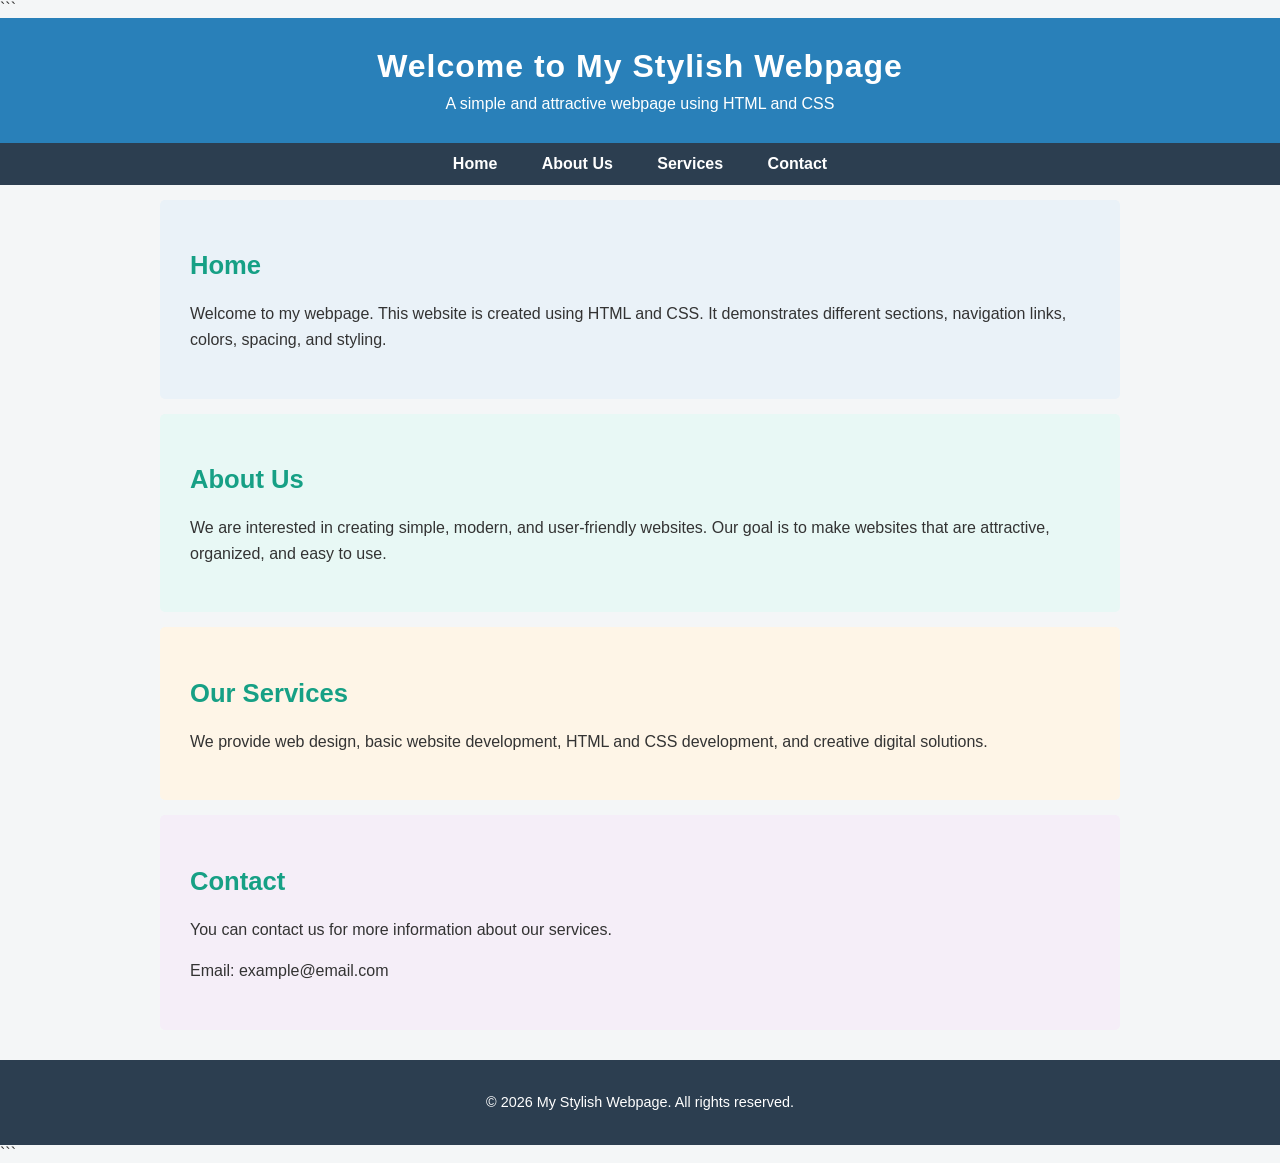
<file: index.html>
<!DOCTYPE html>

<html lang="en">
<head>
    <meta charset="UTF-8">
    <meta name="viewport" content="width=device-width, initial-scale=1.0">
    <title>My Stylish Webpage</title>
    <link rel="stylesheet" href="styles.css">
</head>

<body>

```
<header>
    <h1>Welcome to My Stylish Webpage</h1>
    <p>A simple and attractive webpage using HTML and CSS</p>
</header>

<nav>
    <ul>
        <li><a href="#home">Home</a></li>
        <li><a href="#about">About Us</a></li>
        <li><a href="#services">Services</a></li>
        <li><a href="#contact">Contact</a></li>
    </ul>
</nav>

<section id="home" class="content-section">
    <h2>Home</h2>
    <p>
        Welcome to my webpage. This website is created using HTML and CSS.
        It demonstrates different sections, navigation links, colors,
        spacing, and styling.
    </p>
</section>

<section id="about" class="content-section">
    <h2>About Us</h2>
    <p>
        We are interested in creating simple, modern, and user-friendly
        websites. Our goal is to make websites that are attractive,
        organized, and easy to use.
    </p>
</section>

<section id="services" class="content-section">
    <h2>Our Services</h2>
    <p>
        We provide web design, basic website development, HTML and CSS
        development, and creative digital solutions.
    </p>
</section>

<section id="contact" class="content-section">
    <h2>Contact</h2>
    <p>
        You can contact us for more information about our services.
    </p>
    <p>Email: example@email.com</p>
</section>

<footer>
    <p>&copy; 2026 My Stylish Webpage. All rights reserved.</p>
</footer>
```

</body>
</html>
</file>
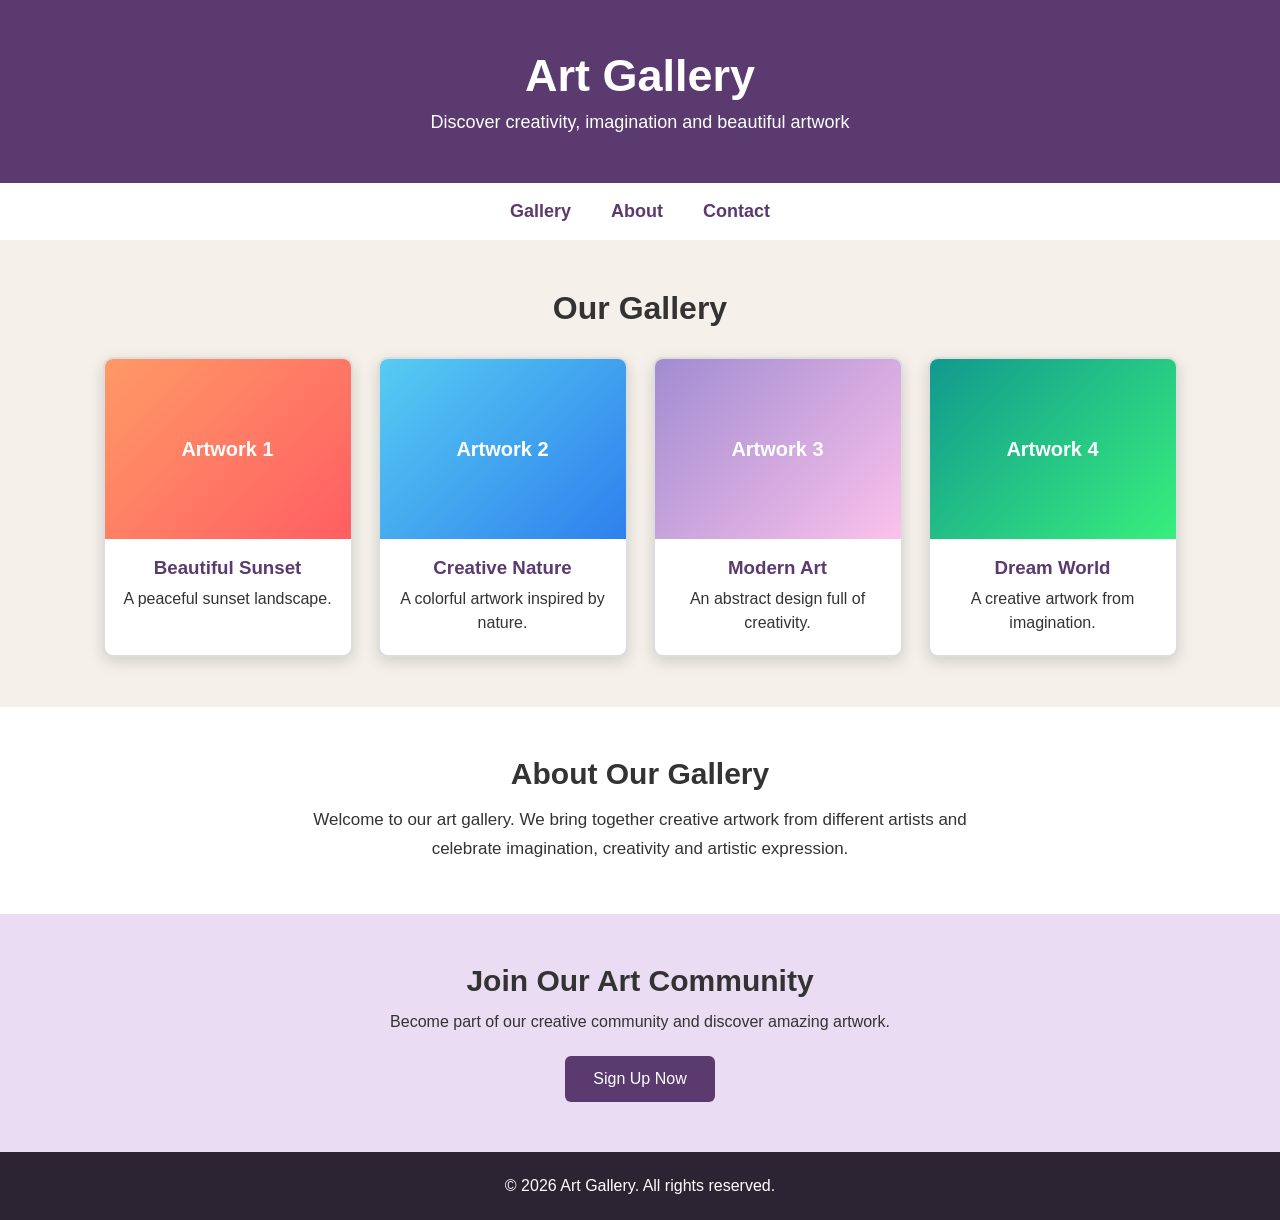
<file: task2index.html>
<!DOCTYPE html>
<html lang="en">
<head>
    <meta charset="UTF-8">
    <meta name="viewport" content="width=device-width, initial-scale=1.0">

    <title>Art Gallery</title>

    <link rel="stylesheet" href="task2styles.css">
</head>

<body>

    <!-- Header -->
    <header class="header">
        <h1>Art Gallery</h1>
        <p>Discover creativity, imagination and beautiful artwork</p>
    </header>


    <!-- Navigation -->
    <nav class="navbar">
        <a href="#gallery">Gallery</a>
        <a href="#about">About</a>
        <a href="#contact">Contact</a>
    </nav>


    <!-- Main Content -->
    <main>

        <!-- Gallery Section -->
        <section id="gallery" class="gallery-section">

            <h2>Our Gallery</h2>

            <div class="gallery-container">

                <!-- Artwork 1 -->
                <div class="art-card">
                    <div class="art-image art-one">
                        <span>Artwork 1</span>
                    </div>

                    <h3>Beautiful Sunset</h3>
                    <p>A peaceful sunset landscape.</p>
                </div>


                <!-- Artwork 2 -->
                <div class="art-card">
                    <div class="art-image art-two">
                        <span>Artwork 2</span>
                    </div>

                    <h3>Creative Nature</h3>
                    <p>A colorful artwork inspired by nature.</p>
                </div>


                <!-- Artwork 3 -->
                <div class="art-card">
                    <div class="art-image art-three">
                        <span>Artwork 3</span>
                    </div>

                    <h3>Modern Art</h3>
                    <p>An abstract design full of creativity.</p>
                </div>


                <!-- Artwork 4 -->
                <div class="art-card">
                    <div class="art-image art-four">
                        <span>Artwork 4</span>
                    </div>

                    <h3>Dream World</h3>
                    <p>A creative artwork from imagination.</p>
                </div>

            </div>

        </section>


        <!-- About Section -->
        <section id="about" class="about-section">

            <h2>About Our Gallery</h2>

            <p>
                Welcome to our art gallery. We bring together creative
                artwork from different artists and celebrate imagination,
                creativity and artistic expression.
            </p>

        </section>


        <!-- Call To Action -->
        <section class="cta-section">

            <h2>Join Our Art Community</h2>

            <p>
                Become part of our creative community and discover
                amazing artwork.
            </p>

            <button>Sign Up Now</button>

        </section>

    </main>


    <!-- Footer -->
    <footer id="contact">

        <p>© 2026 Art Gallery. All rights reserved.</p>

    </footer>

</body>
</html>
</file>
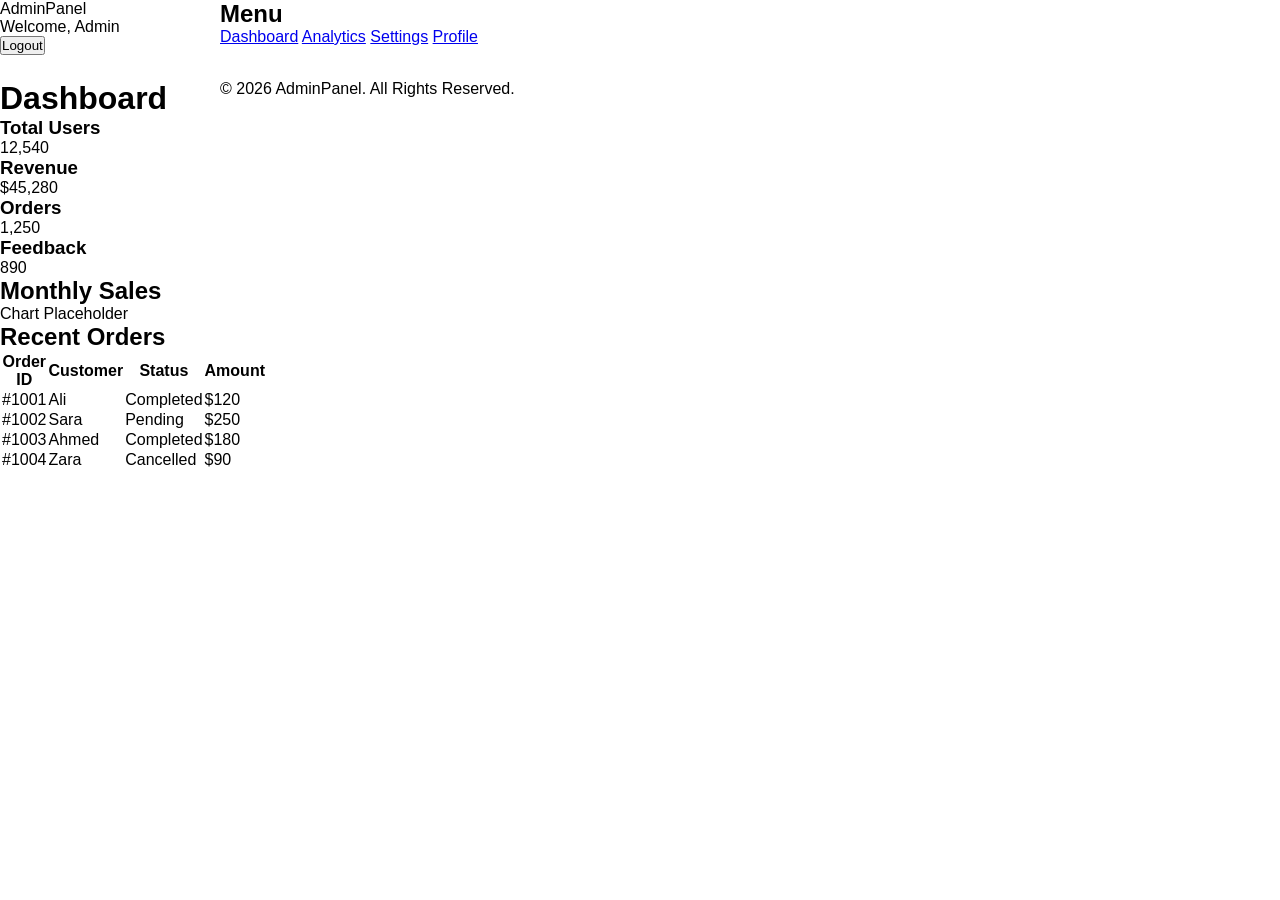
<file: task3index.html>
<!DOCTYPE html>
<html lang="en">
<head>
    <meta charset="UTF-8">
    <meta name="viewport" content="width=device-width, initial-scale=1.0">
    <title>Admin Dashboard</title>

    <link rel="stylesheet" href="task3style.css">
</head>

<body>

    <div class="dashboard">

        <!-- Header -->
        <header class="header">
            <div class="logo">AdminPanel</div>

            <div class="welcome">
                Welcome, Admin
            </div>

            <button class="logout-btn">Logout</button>
        </header>


        <!-- Sidebar -->
        <aside class="sidebar">

            <h2>Menu</h2>

            <nav>
                <a href="#" class="active">Dashboard</a>
                <a href="#">Analytics</a>
                <a href="#">Settings</a>
                <a href="#">Profile</a>
            </nav>

        </aside>


        <!-- Main Content -->
        <main class="main-content">

            <h1>Dashboard</h1>

            <!-- Overview Cards -->
            <section class="cards">

                <div class="card">
                    <h3>Total Users</h3>
                    <p>12,540</p>
                </div>

                <div class="card">
                    <h3>Revenue</h3>
                    <p>$45,280</p>
                </div>

                <div class="card">
                    <h3>Orders</h3>
                    <p>1,250</p>
                </div>

                <div class="card">
                    <h3>Feedback</h3>
                    <p>890</p>
                </div>

            </section>


            <!-- Chart -->
            <section class="chart-section">

                <h2>Monthly Sales</h2>

                <div class="chart">
                    Chart Placeholder
                </div>

            </section>


            <!-- Recent Orders -->
            <section class="orders-section">

                <h2>Recent Orders</h2>

                <div class="table-container">

                    <table>

                        <thead>
                            <tr>
                                <th>Order ID</th>
                                <th>Customer</th>
                                <th>Status</th>
                                <th>Amount</th>
                            </tr>
                        </thead>

                        <tbody>

                            <tr>
                                <td>#1001</td>
                                <td>Ali</td>
                                <td>Completed</td>
                                <td>$120</td>
                            </tr>

                            <tr>
                                <td>#1002</td>
                                <td>Sara</td>
                                <td>Pending</td>
                                <td>$250</td>
                            </tr>

                            <tr>
                                <td>#1003</td>
                                <td>Ahmed</td>
                                <td>Completed</td>
                                <td>$180</td>
                            </tr>

                            <tr>
                                <td>#1004</td>
                                <td>Zara</td>
                                <td>Cancelled</td>
                                <td>$90</td>
                            </tr>

                        </tbody>

                    </table>

                </div>

            </section>

        </main>


        <!-- Footer -->
        <footer class="footer">
            © 2026 AdminPanel. All Rights Reserved.
        </footer>

    </div>

</body>
</html>
</file>
<file: styles.css>
/* General Page Styling */

body {
margin: 0;
font-family: Arial, sans-serif;
background-color: #f4f6f7;
color: #333;
}

/* Header */

header {
background-color: #2980b9;
color: white;
text-align: center;
padding: 30px 20px;
}

header h1 {
margin: 0 0 10px;
font-size: 2rem;
letter-spacing: 1px;
}

header p {
margin: 0;
font-size: 1rem;
}

/* Navigation Bar */

nav {
background-color: #2c3e50;
padding: 12px 0;
}

nav ul {
list-style: none;
margin: 0;
padding: 0;
text-align: center;
}

nav li {
display: inline;
margin: 0 20px;
}

nav a {
color: white;
text-decoration: none;
font-weight: bold;
transition: color 0.3s ease;
}

nav a:hover {
color: #1abc9c;
}

/* Content Sections */

.content-section {
max-width: 900px;
margin: 15px auto;
padding: 30px;
border-radius: 5px;
}

.content-section h2 {
color: #16a085;
font-size: 1.6rem;
}

.content-section p {
font-size: 1rem;
line-height: 1.6;
}

/* Different Section Backgrounds */

#home {
background-color: #eaf2f8;
}

#about {
background-color: #e8f8f5;
}

#services {
background-color: #fef5e7;
}

#contact {
background-color: #f5eef8;
}

/* Footer */

footer {
background-color: #2c3e50;
color: white;
text-align: center;
padding: 20px;
margin-top: 30px;
font-size: 0.9rem;
}
</file>
<file: task2styles.css>
/* Remove default spacing */
* {
    margin: 0;
    padding: 0;
    box-sizing: border-box;
}


/* Whole page */
body {
    font-family: Arial, sans-serif;
    background-color: #f5f1ea;
    color: #333;
}


/* =========================
   HEADER
========================= */

.header {
    background-color: #5b3a70;
    color: white;
    text-align: center;
    padding: 50px 20px;
}

.header h1 {
    font-size: 45px;
    margin-bottom: 10px;
}

.header p {
    font-size: 18px;
}


/* =========================
   NAVIGATION
========================= */

.navbar {
    background-color: #ffffff;

    /* Flexbox */
    display: flex;

    /* Put links in the center */
    justify-content: center;

    /* Space between links */
    gap: 40px;

    padding: 18px;
}

.navbar a {
    text-decoration: none;
    color: #5b3a70;
    font-size: 18px;
    font-weight: bold;

    /* Makes hover animation smooth */
    transition: 0.3s;
}


/* Navigation hover */
.navbar a:hover {
    color: #d35400;
}


/* =========================
   GALLERY
========================= */

.gallery-section {
    padding: 50px 20px;
    text-align: center;
}

.gallery-section h2 {
    font-size: 32px;
    margin-bottom: 30px;
}


/* Gallery container */
.gallery-container {

    /* Flexbox */
    display: flex;

    /* Center cards */
    justify-content: center;

    /* Space between cards */
    gap: 25px;

    /* Allow cards to move to next row */
    flex-wrap: wrap;
}


/* Individual artwork card */
.art-card {
    background-color: white;

    width: 250px;

    border: 2px solid #ddd;

    border-radius: 10px;

    /* Shadow around card */
    box-shadow: 0 5px 15px rgba(0, 0, 0, 0.15);

    overflow: hidden;

    transition: 0.3s;
}


/* Card hover */
.art-card:hover {
    transform: translateY(-8px);

    box-shadow: 0 10px 20px rgba(0, 0, 0, 0.25);
}


/* Artwork area */
.art-image {
    height: 180px;

    display: flex;

    justify-content: center;

    align-items: center;

    color: white;

    font-size: 20px;

    font-weight: bold;
}


/* Different artwork backgrounds */

.art-one {
    background: linear-gradient(135deg, #ff9966, #ff5e62);
}

.art-two {
    background: linear-gradient(135deg, #56ccf2, #2f80ed);
}

.art-three {
    background: linear-gradient(135deg, #a18cd1, #fbc2eb);
}

.art-four {
    background: linear-gradient(135deg, #11998e, #38ef7d);
}


/* Artwork title */
.art-card h3 {
    margin: 18px 10px 8px;
    color: #5b3a70;
}


/* Artwork description */
.art-card p {
    padding: 0 15px 20px;
    line-height: 1.5;
}


/* =========================
   ABOUT SECTION
========================= */

.about-section {
    background-color: white;

    text-align: center;

    padding: 50px 20px;
}

.about-section h2 {
    font-size: 30px;
    margin-bottom: 15px;
}

.about-section p {
    max-width: 700px;

    margin: auto;

    line-height: 1.7;

    font-size: 17px;
}


/* =========================
   CALL TO ACTION
========================= */

.cta-section {
    text-align: center;

    background-color: #eadcf2;

    padding: 50px 20px;
}

.cta-section h2 {
    font-size: 30px;

    margin-bottom: 15px;
}

.cta-section p {
    margin-bottom: 25px;
}


/* Button */
.cta-section button {
    background-color: #5b3a70;

    color: white;

    border: none;

    padding: 14px 28px;

    font-size: 16px;

    border-radius: 6px;

    cursor: pointer;

    transition: 0.3s;
}


/* Button hover */
.cta-section button:hover {
    background-color: #d35400;

    transform: scale(1.05);
}


/* =========================
   FOOTER
========================= */

footer {
    background-color: #2d2433;

    color: white;

    text-align: center;

    padding: 25px;
}


/* =========================
   RESPONSIVE DESIGN
========================= */

/* For mobile phones */

@media (max-width: 600px) {

    .header h1 {
        font-size: 35px;
    }


    .navbar {
        flex-direction: column;

        align-items: center;

        gap: 15px;
    }


    .gallery-container {
        flex-direction: column;

        align-items: center;
    }


    .art-card {
        width: 90%;
    }
}
</file>
<file: task3style.css>
* {
    margin: 0;
    padding: 0;
    box-sizing: border-box;
}

body {
    font-family: Arial, sans-serif;
}

.dashboard {
    min-height: 100vh;

    display: grid;

    grid-template-columns: 220px 1fr;

    grid-template-rows: 80px 1fr 60px;
}
</file>
